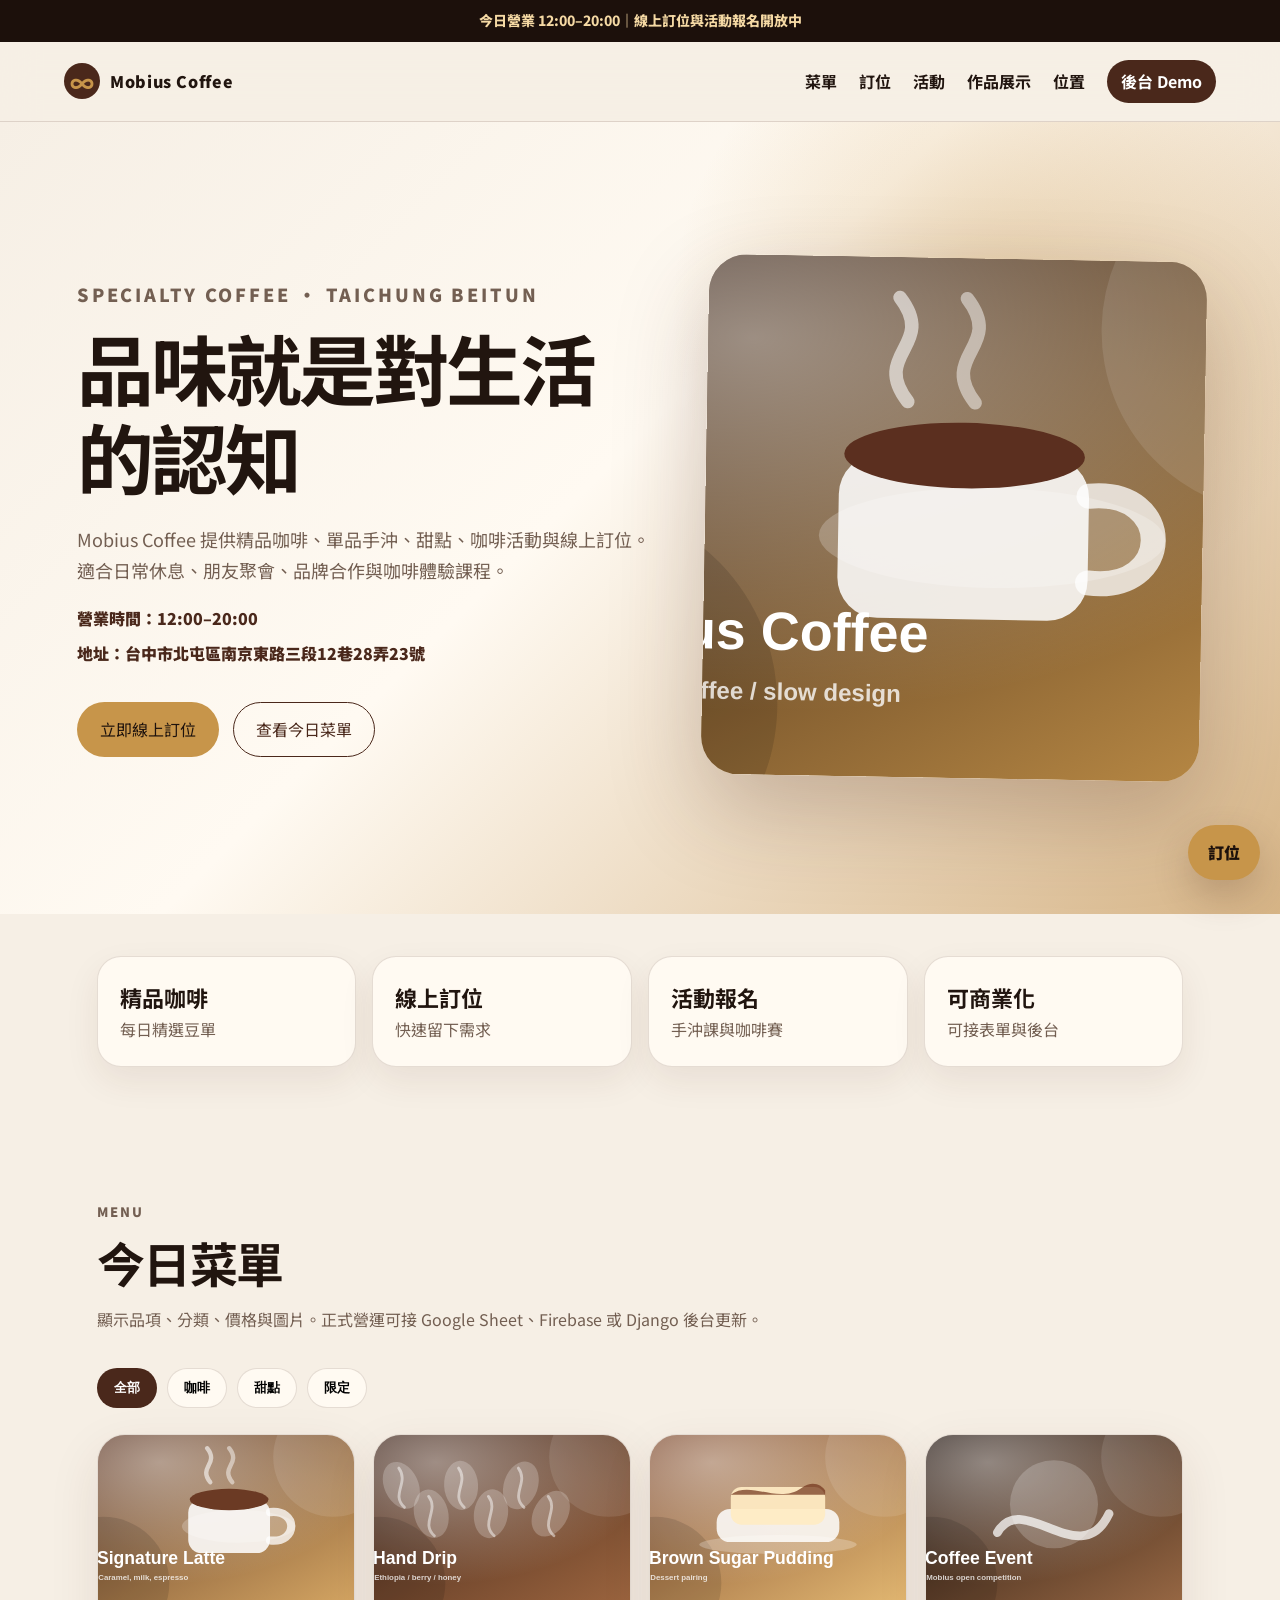
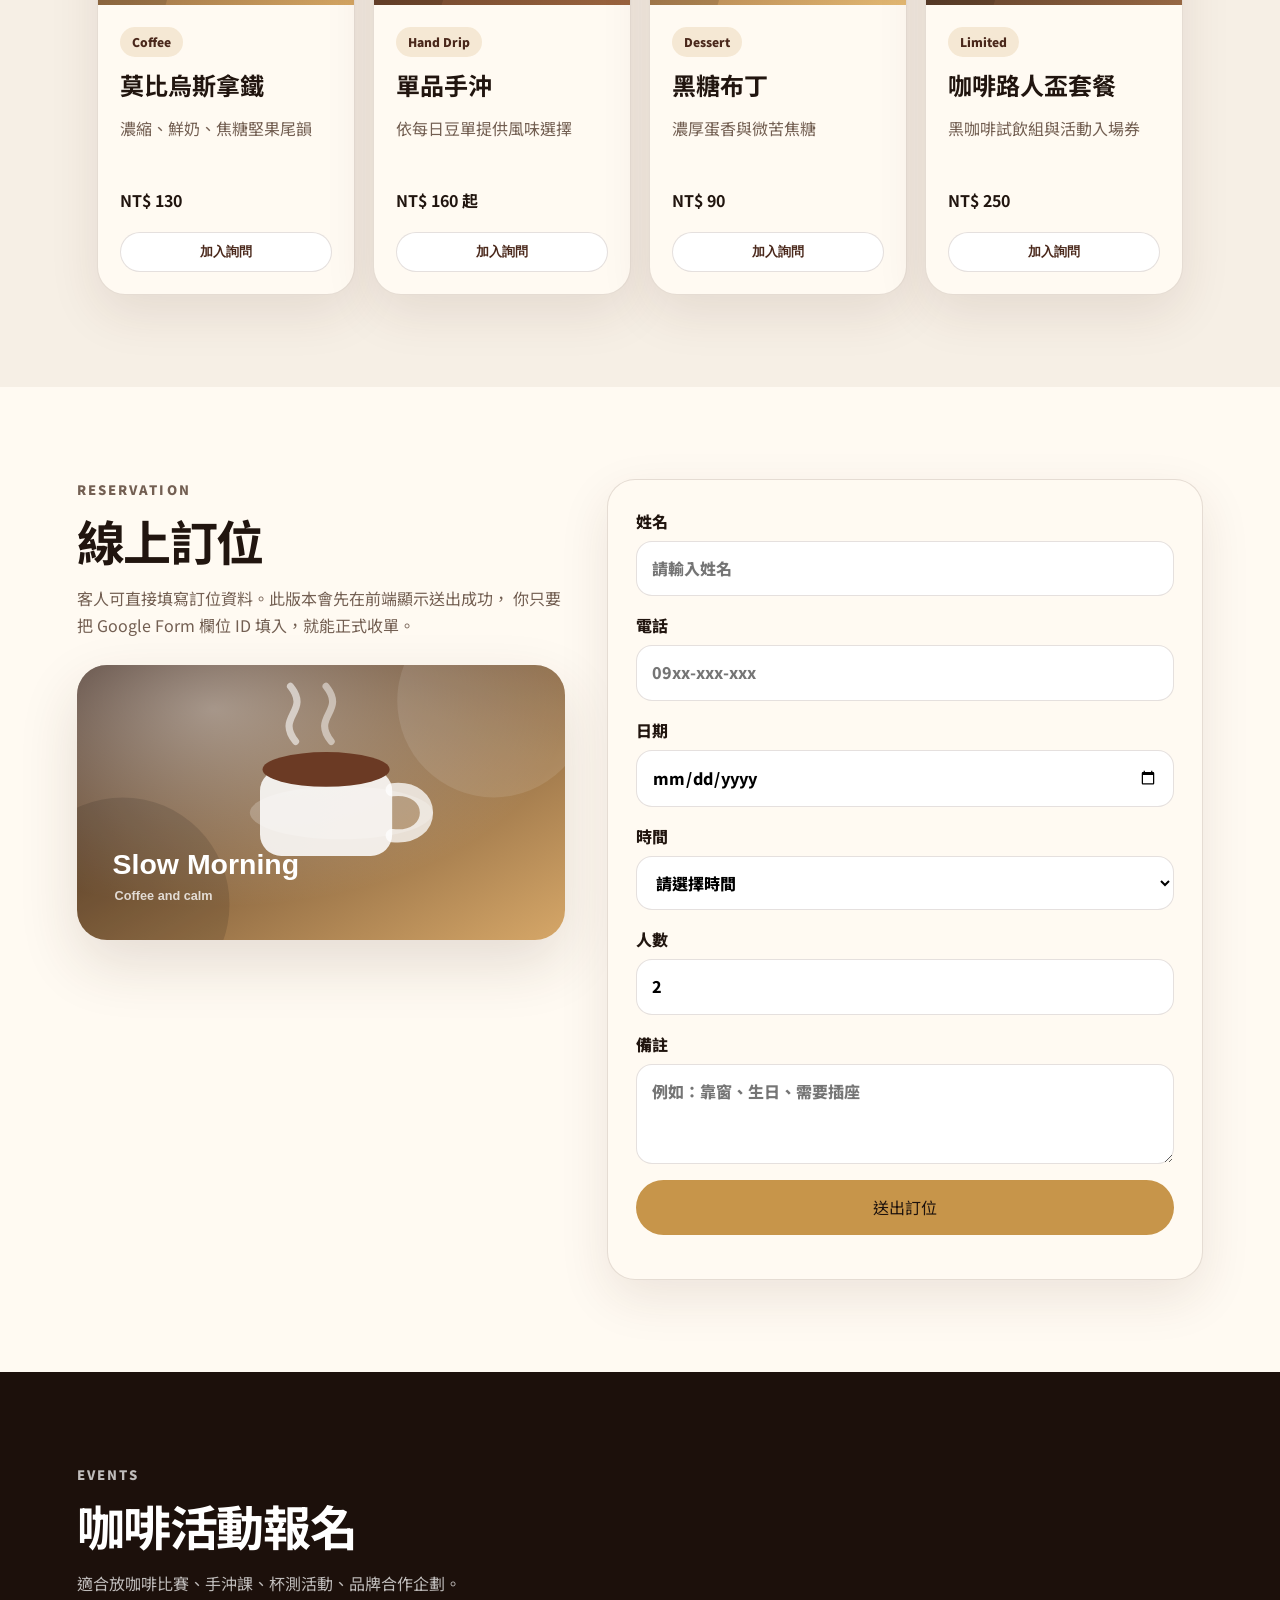
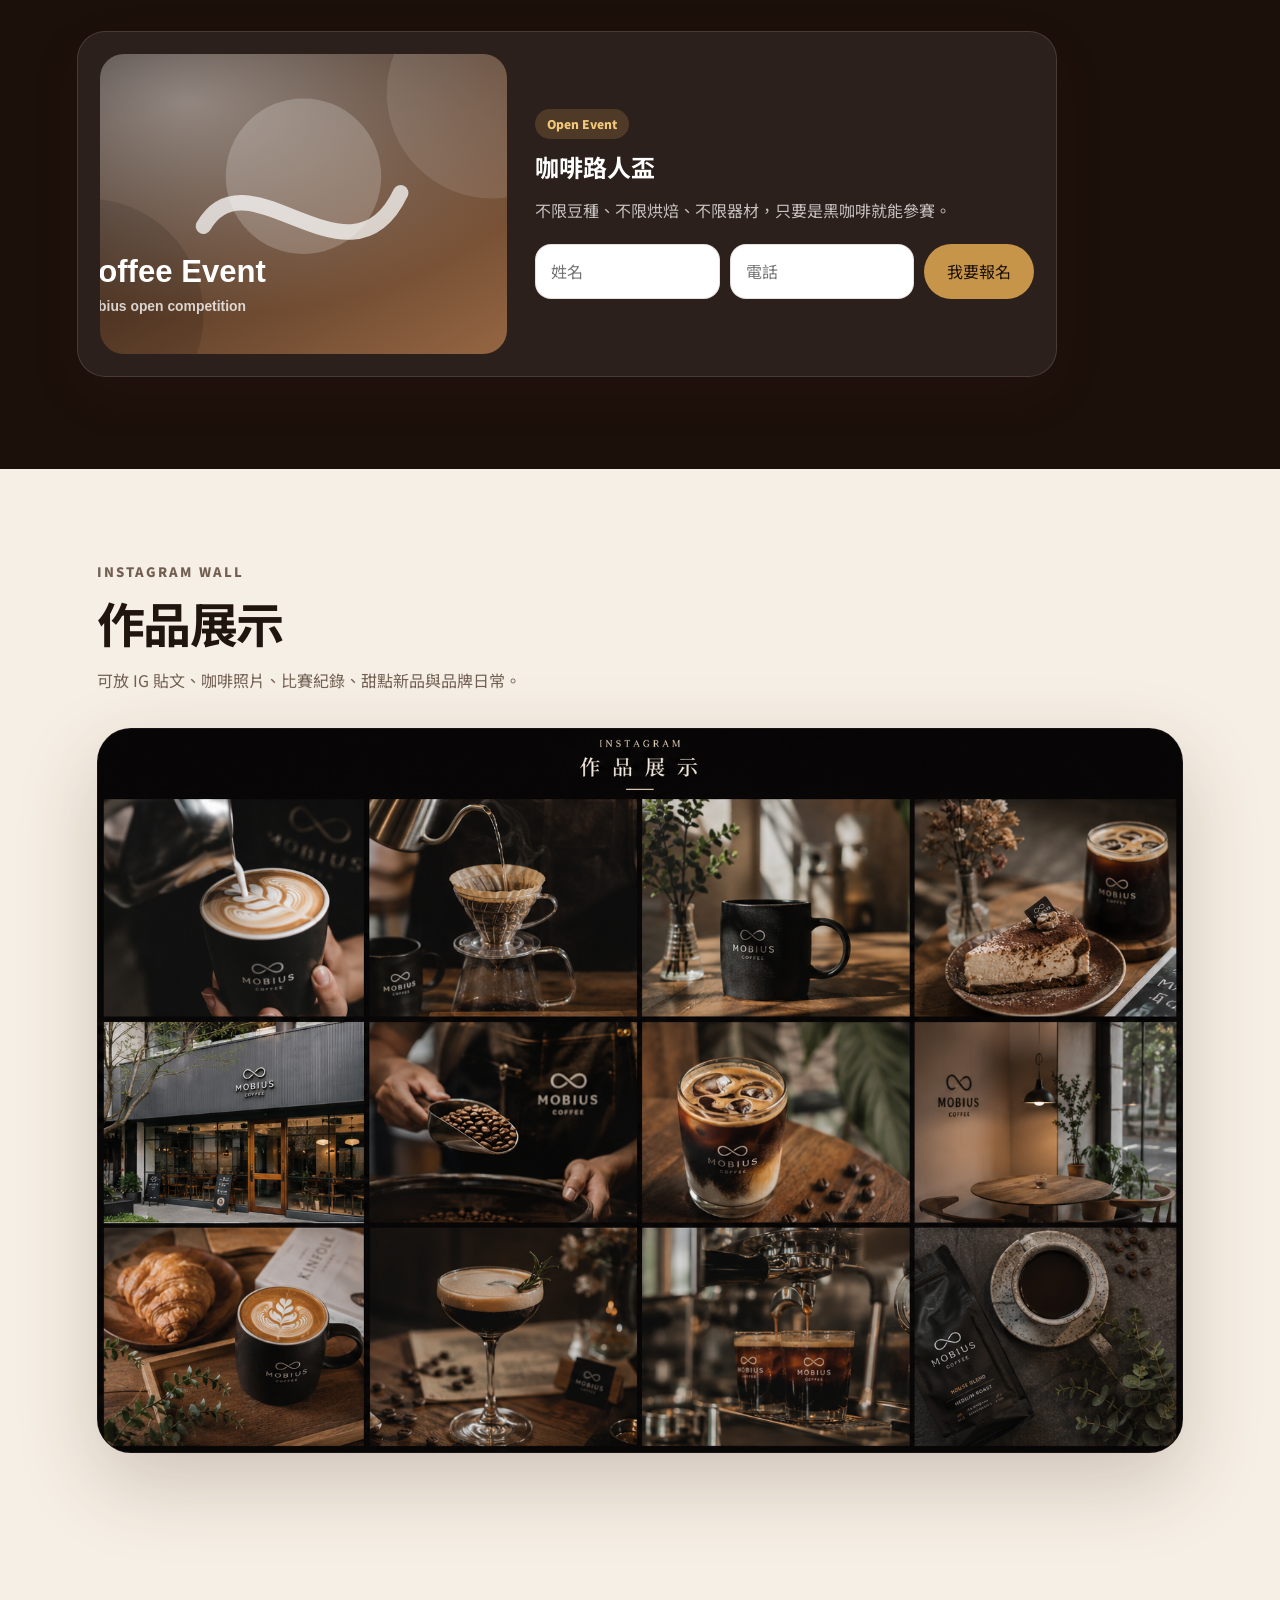
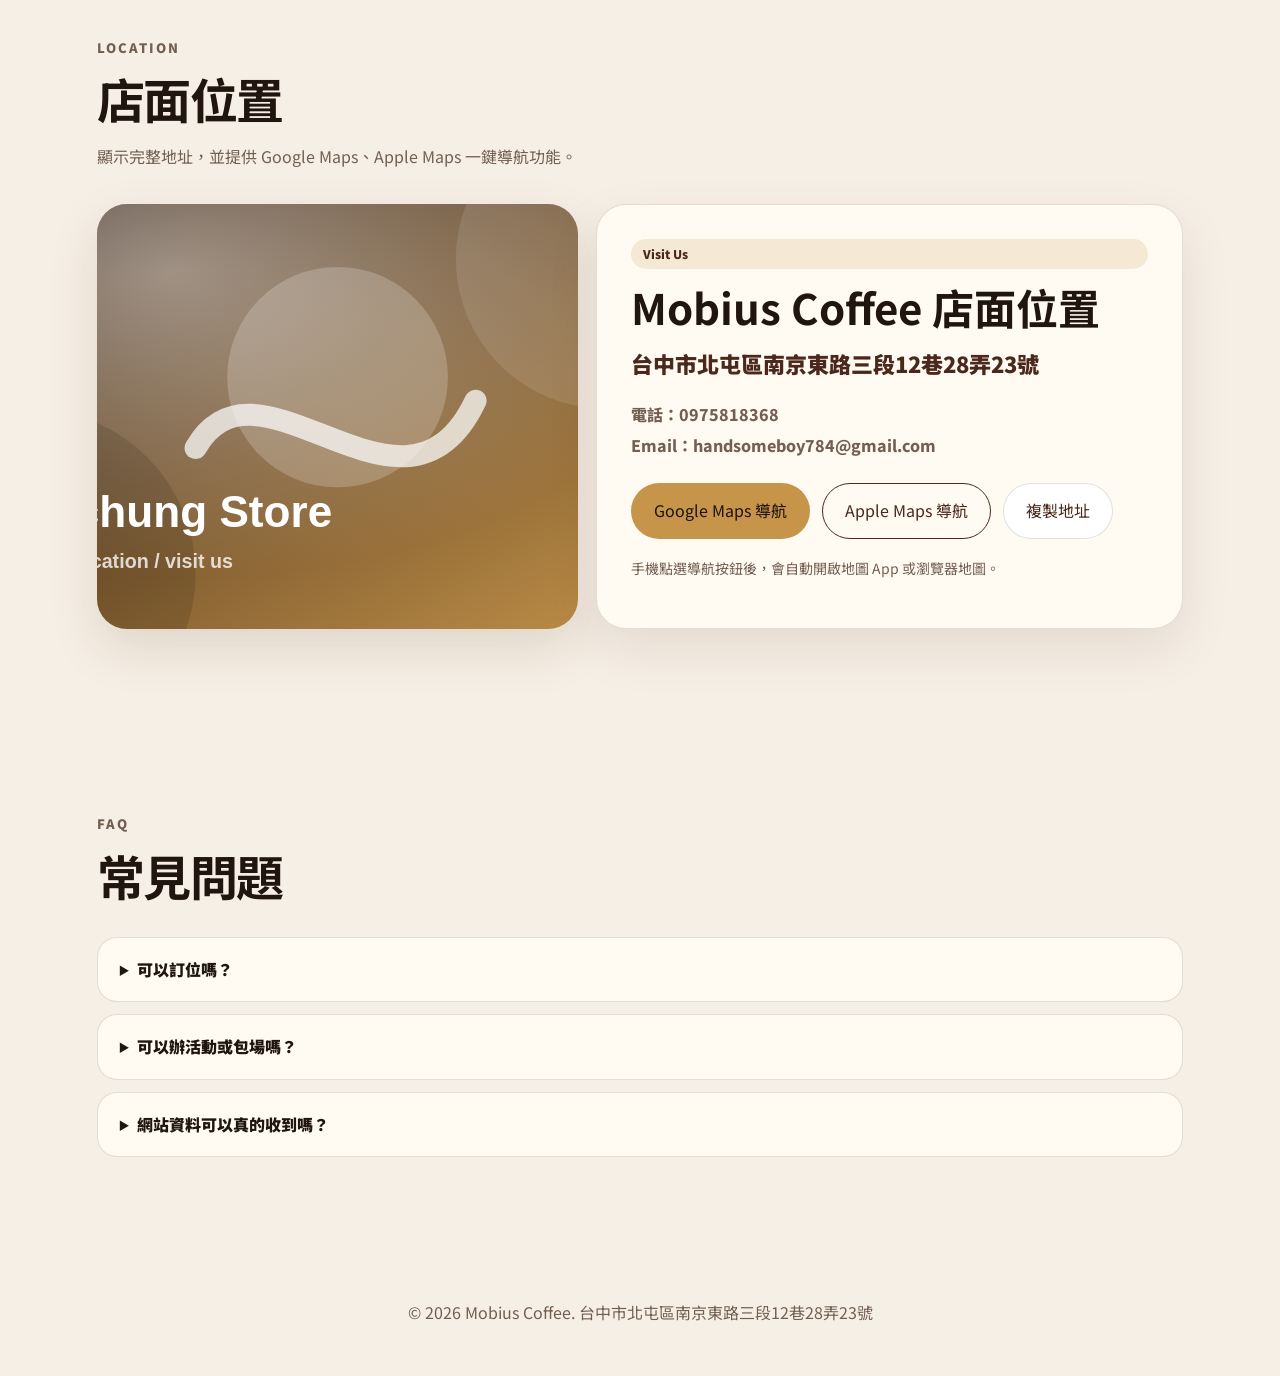
<file: index.html>
<!DOCTYPE html>
<html lang="zh-Hant">
<head>
  <meta charset="UTF-8" />
  <meta name="viewport" content="width=device-width, initial-scale=1.0" />

  <title>Mobius Coffee｜台中北屯精品咖啡、手沖、甜點、活動訂位</title>
  <meta name="description" content="Mobius Coffee 位於台中市北屯區，提供精品咖啡、手沖咖啡、甜點、咖啡活動報名與線上訂位服務。" />
  <meta name="keywords" content="Mobius Coffee, 台中咖啡, 北屯咖啡, 手沖咖啡, 咖啡活動, 咖啡路人盃" />

  <meta property="og:title" content="Mobius Coffee｜台中北屯精品咖啡" />
  <meta property="og:description" content="精品咖啡、手沖、甜點、活動報名與線上訂位。" />
  <meta property="og:image" content="assets/hero-coffee.svg" />
  <meta property="og:type" content="website" />

  <link rel="stylesheet" href="style.css" />
</head>

<body>
  <div class="announcement">
    今日營業 12:00–20:00｜線上訂位與活動報名開放中
  </div>

  <header class="topbar">
    <a class="brand" href="#home">
      <span class="brand-mark">∞</span>
      <span>Mobius Coffee</span>
    </a>

    <button class="nav-toggle" id="navToggle" aria-label="開啟選單">☰</button>

    <nav class="nav" id="nav">
      <a href="#menu">菜單</a>
      <a href="#reserve">訂位</a>
      <a href="#events">活動</a>
      <a href="#instagram">作品展示</a>
      <a href="#map">位置</a>
      <a class="admin-link" href="admin.html">後台 Demo</a>
    </nav>
  </header>

  <main>
    <section class="hero" id="home">
      <div class="hero-copy">
        <p class="eyebrow">Specialty Coffee · Taichung Beitun</p>
        <h1>品味就是對生活的認知</h1>
        <p>
          Mobius Coffee 提供精品咖啡、單品手沖、甜點、咖啡活動與線上訂位。
          適合日常休息、朋友聚會、品牌合作與咖啡體驗課程。
        </p>

        <div class="business-info">
          <span>營業時間：12:00–20:00</span>
          <span>地址：台中市北屯區南京東路三段12巷28弄23號</span>
        </div>

        <div class="hero-actions">
          <a class="btn primary" href="#reserve">立即線上訂位</a>
          <a class="btn secondary" href="#menu">查看今日菜單</a>
        </div>
      </div>

      <figure class="hero-visual">
        <img src="assets/hero-coffee.svg" alt="Mobius Coffee 咖啡主視覺" />
      </figure>
    </section>

    <section class="section trust-section">
      <div class="trust-grid">
        <article>
          <strong>精品咖啡</strong>
          <span>每日精選豆單</span>
        </article>
        <article>
          <strong>線上訂位</strong>
          <span>快速留下需求</span>
        </article>
        <article>
          <strong>活動報名</strong>
          <span>手沖課與咖啡賽</span>
        </article>
        <article>
          <strong>可商業化</strong>
          <span>可接表單與後台</span>
        </article>
      </div>
    </section>

    <section class="section" id="menu">
      <div class="section-head">
        <p class="eyebrow">Menu</p>
        <h2>今日菜單</h2>
        <p>顯示品項、分類、價格與圖片。正式營運可接 Google Sheet、Firebase 或 Django 後台更新。</p>
      </div>

      <div class="filters">
        <button class="filter active" data-filter="all">全部</button>
        <button class="filter" data-filter="coffee">咖啡</button>
        <button class="filter" data-filter="dessert">甜點</button>
        <button class="filter" data-filter="special">限定</button>
      </div>

      <div class="menu-grid" id="menuGrid">
        <article class="menu-item" data-category="coffee">
          <img src="assets/latte.svg" alt="莫比烏斯拿鐵" />
          <div class="menu-body">
            <span class="pill">Coffee</span>
            <h3>莫比烏斯拿鐵</h3>
            <p>濃縮、鮮奶、焦糖堅果尾韻</p>
            <strong>NT$ 130</strong>
            <button class="mini-btn" data-product="莫比烏斯拿鐵">加入詢問</button>
          </div>
        </article>

        <article class="menu-item" data-category="coffee">
          <img src="assets/handdrip.svg" alt="單品手沖" />
          <div class="menu-body">
            <span class="pill">Hand Drip</span>
            <h3>單品手沖</h3>
            <p>依每日豆單提供風味選擇</p>
            <strong>NT$ 160 起</strong>
            <button class="mini-btn" data-product="單品手沖">加入詢問</button>
          </div>
        </article>

        <article class="menu-item" data-category="dessert">
          <img src="assets/pudding.svg" alt="黑糖布丁" />
          <div class="menu-body">
            <span class="pill">Dessert</span>
            <h3>黑糖布丁</h3>
            <p>濃厚蛋香與微苦焦糖</p>
            <strong>NT$ 90</strong>
            <button class="mini-btn" data-product="黑糖布丁">加入詢問</button>
          </div>
        </article>

        <article class="menu-item" data-category="special">
          <img src="assets/event.svg" alt="咖啡路人盃套餐" />
          <div class="menu-body">
            <span class="pill">Limited</span>
            <h3>咖啡路人盃套餐</h3>
            <p>黑咖啡試飲組與活動入場券</p>
            <strong>NT$ 250</strong>
            <button class="mini-btn" data-product="咖啡路人盃套餐">加入詢問</button>
          </div>
        </article>
      </div>
    </section>

    <section class="split" id="reserve">
      <div>
        <p class="eyebrow">Reservation</p>
        <h2>線上訂位</h2>
        <p>
          客人可直接填寫訂位資料。此版本會先在前端顯示送出成功，
          你只要把 Google Form 欄位 ID 填入，就能正式收單。
        </p>
        <img class="side-image" src="assets/ig-5.svg" alt="咖啡館早晨圖片" />
      </div>

      <form class="form-card" id="reservationForm">
        <label>姓名<input name="name" type="text" placeholder="請輸入姓名" required /></label>
        <label>電話<input name="phone" type="tel" placeholder="09xx-xxx-xxx" required /></label>
        <label>日期<input name="date" type="date" required /></label>
        <label>時間
          <select name="time" required>
            <option value="">請選擇時間</option>
            <option>12:00</option>
            <option>13:00</option>
            <option>14:00</option>
            <option>15:00</option>
            <option>16:00</option>
            <option>17:00</option>
            <option>18:00</option>
            <option>19:00</option>
          </select>
        </label>
        <label>人數<input name="people" type="number" min="1" max="12" value="2" required /></label>
        <label>備註<textarea name="note" placeholder="例如：靠窗、生日、需要插座"></textarea></label>
        <button type="submit" class="btn primary">送出訂位</button>
        <p class="form-status" id="reservationStatus"></p>
      </form>
    </section>

    <section class="section dark" id="events">
      <div class="section-head">
        <p class="eyebrow">Events</p>
        <h2>咖啡活動報名</h2>
        <p>適合放咖啡比賽、手沖課、杯測活動、品牌合作企劃。</p>
      </div>

      <div class="event-card">
        <img src="assets/event.svg" alt="咖啡路人盃活動圖片" />
        <div>
          <span class="pill">Open Event</span>
          <h3>咖啡路人盃</h3>
          <p>不限豆種、不限烘焙、不限器材，只要是黑咖啡就能參賽。</p>
          <form class="inline-form" id="eventForm">
            <input name="eventName" type="text" placeholder="姓名" required />
            <input name="eventPhone" type="tel" placeholder="電話" required />
            <button class="btn primary" type="submit">我要報名</button>
          </form>
          <p class="form-status light" id="eventStatus"></p>
        </div>
      </div>
    </section>

    <section class="section" id="instagram">
      <div class="section-head">
        <p class="eyebrow">Instagram Wall</p>
        <h2>作品展示</h2>
        <p>可放 IG 貼文、咖啡照片、比賽紀錄、甜點新品與品牌日常。</p>
      </div>

      <div class="ig-showcase">
        <img src="assets/mobius-instagram-gallery.png" alt="Mobius Coffee Instagram 作品展示圖" />
      </div>
    </section>

    <section class="section map-section" id="map">
      <div class="section-head">
        <p class="eyebrow">Location</p>
        <h2>店面位置</h2>
        <p>顯示完整地址，並提供 Google Maps、Apple Maps 一鍵導航功能。</p>
      </div>

      <div class="map-card location-card">
        <img src="assets/map.svg" alt="Mobius Coffee 地圖與店面位置視覺" />
        <div class="location-info">
          <span class="pill">Visit Us</span>
          <h3>Mobius Coffee 店面位置</h3>
          <p class="address" id="storeAddress">台中市北屯區南京東路三段12巷28弄23號</p>

          <div class="contact-lines">
            <p>電話：<a href="tel:0975818368">0975818368</a></p>
            <p>Email：<a href="mailto:handsomeboy784@gmail.com">handsomeboy784@gmail.com</a></p>
          </div>

          <div class="map-actions">
            <a class="btn primary" href="https://www.google.com/maps/search/?api=1&query=台中市北屯區南京東路三段12巷28弄23號" target="_blank" rel="noopener">Google Maps 導航</a>
            <a class="btn secondary" href="https://maps.apple.com/?q=台中市北屯區南京東路三段12巷28弄23號" target="_blank" rel="noopener">Apple Maps 導航</a>
            <button class="btn copy-btn" type="button" data-copy="台中市北屯區南京東路三段12巷28弄23號">複製地址</button>
          </div>
          <p class="hint">手機點選導航按鈕後，會自動開啟地圖 App 或瀏覽器地圖。</p>
        </div>
      </div>
    </section>

    <section class="section faq-section">
      <div class="section-head">
        <p class="eyebrow">FAQ</p>
        <h2>常見問題</h2>
      </div>

      <div class="faq">
        <details>
          <summary>可以訂位嗎？</summary>
          <p>可以，請使用線上訂位表單留下姓名、電話、日期、時間與人數。</p>
        </details>
        <details>
          <summary>可以辦活動或包場嗎？</summary>
          <p>可以，可透過活動報名或 Email 聯繫，告訴我們人數、日期與活動需求。</p>
        </details>
        <details>
          <summary>網站資料可以真的收到嗎？</summary>
          <p>可以。將表單串接 Google Form、Firebase 或 Django 後台後，就能正式收資料。</p>
        </details>
      </div>
    </section>
  </main>

  <a class="floating-cta" href="#reserve">訂位</a>

  <footer class="footer">
    <p>© 2026 Mobius Coffee. 台中市北屯區南京東路三段12巷28弄23號</p>
  </footer>

  <script src="script.js"></script>
</body>
</html>
</file>
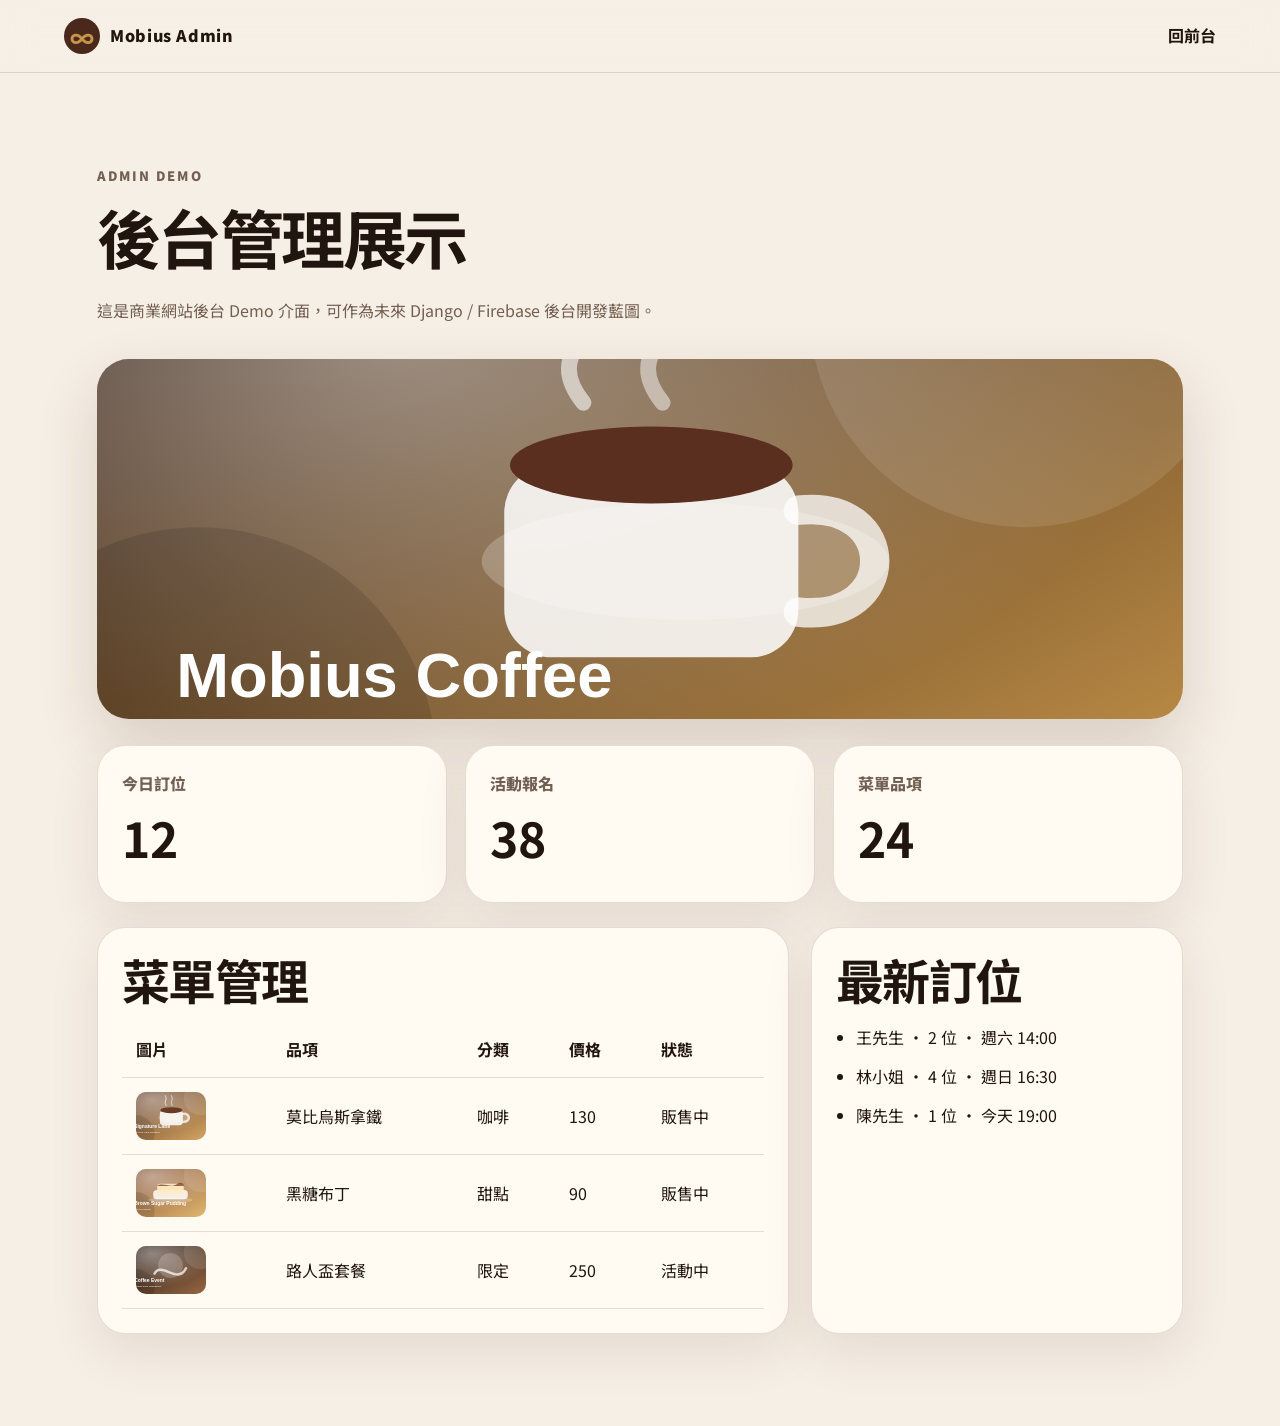
<file: admin.html>
<!DOCTYPE html>
<html lang="zh-Hant">
<head>
  <meta charset="UTF-8" />
  <meta name="viewport" content="width=device-width, initial-scale=1.0" />
  <title>Mobius Coffee｜後台 Demo</title>
  <link rel="stylesheet" href="style.css" />
</head>
<body>
  <header class="topbar">
    <a class="brand" href="index.html">
      <span class="brand-mark">∞</span>
      <span>Mobius Admin</span>
    </a>
    <nav class="nav visible">
      <a href="index.html">回前台</a>
    </nav>
  </header>

  <main class="admin-page">
    <section class="section">
      <div class="section-head">
        <p class="eyebrow">Admin Demo</p>
        <h1>後台管理展示</h1>
        <p>這是商業網站後台 Demo 介面，可作為未來 Django / Firebase 後台開發藍圖。</p>
      </div>

      <img class="admin-hero-image" src="assets/hero-coffee.svg" alt="後台主視覺" />

      <div class="dashboard">
        <article class="stat">
          <span>今日訂位</span>
          <strong id="todayReservations">12</strong>
        </article>
        <article class="stat">
          <span>活動報名</span>
          <strong>38</strong>
        </article>
        <article class="stat">
          <span>菜單品項</span>
          <strong>24</strong>
        </article>
      </div>

      <div class="admin-grid">
        <section class="panel">
          <h2>菜單管理</h2>
          <table>
            <tr><th>圖片</th><th>品項</th><th>分類</th><th>價格</th><th>狀態</th></tr>
            <tr><td><img class="thumb" src="assets/latte.svg" alt=""></td><td>莫比烏斯拿鐵</td><td>咖啡</td><td>130</td><td>販售中</td></tr>
            <tr><td><img class="thumb" src="assets/pudding.svg" alt=""></td><td>黑糖布丁</td><td>甜點</td><td>90</td><td>販售中</td></tr>
            <tr><td><img class="thumb" src="assets/event.svg" alt=""></td><td>路人盃套餐</td><td>限定</td><td>250</td><td>活動中</td></tr>
          </table>
        </section>

        <section class="panel">
          <h2>最新訂位</h2>
          <ul class="admin-list">
            <li>王先生 · 2 位 · 週六 14:00</li>
            <li>林小姐 · 4 位 · 週日 16:30</li>
            <li>陳先生 · 1 位 · 今天 19:00</li>
          </ul>
        </section>
      </div>
    </section>
  </main>
</body>
</html>
</file>
<file: style.css>
@import url('https://fonts.googleapis.com/css2?family=Noto+Sans+TC:wght@400;600;800;900&display=swap');

:root {
  --bg: #f6efe5;
  --surface: #fffaf2;
  --ink: #21150f;
  --muted: #735f52;
  --coffee: #4a281b;
  --coffee-2: #1c100b;
  --gold: #c7954a;
  --line: rgba(74, 40, 27, 0.14);
  --success: #2f7d4f;
}

* { box-sizing: border-box; }
html { scroll-behavior: smooth; }

body {
  margin: 0;
  font-family: "Noto Sans TC", system-ui, sans-serif;
  background: var(--bg);
  color: var(--ink);
  line-height: 1.7;
}

img { display: block; max-width: 100%; }
a { color: inherit; text-decoration: none; }

.announcement {
  background: var(--coffee-2);
  color: #f5d9a4;
  text-align: center;
  padding: 9px 16px;
  font-weight: 800;
  font-size: 14px;
}

.topbar {
  position: sticky;
  top: 0;
  z-index: 20;
  display: flex;
  align-items: center;
  justify-content: space-between;
  padding: 18px clamp(20px, 5vw, 64px);
  background: rgba(246, 239, 229, 0.88);
  backdrop-filter: blur(18px);
  border-bottom: 1px solid var(--line);
}

.brand {
  display: flex;
  align-items: center;
  gap: 10px;
  font-weight: 900;
  letter-spacing: 0.04em;
}

.brand-mark {
  display: grid;
  place-items: center;
  width: 36px;
  height: 36px;
  border-radius: 50%;
  background: var(--coffee);
  color: var(--gold);
  font-size: 24px;
}

.nav {
  display: flex;
  align-items: center;
  gap: 22px;
  font-weight: 700;
}

.admin-link {
  padding: 8px 14px;
  border-radius: 999px;
  background: var(--coffee);
  color: white;
}

.nav-toggle {
  display: none;
  border: 0;
  background: transparent;
  font-size: 26px;
}

.hero {
  min-height: 88vh;
  padding: 80px clamp(22px, 6vw, 88px);
  display: grid;
  grid-template-columns: 1.08fr .92fr;
  gap: 44px;
  align-items: center;
  background:
    radial-gradient(circle at 78% 24%, rgba(199, 149, 74, 0.35), transparent 28%),
    linear-gradient(135deg, #f6efe5 0%, #fffaf2 46%, #d6b486 100%);
}

.hero-copy { max-width: 820px; }

.eyebrow {
  margin: 0 0 12px;
  color: var(--gold);
  font-weight: 900;
  letter-spacing: 0.16em;
  text-transform: uppercase;
  font-size: 13px;
}

h1, h2, h3 { line-height: 1.16; }

h1 {
  margin: 0 0 24px;
  font-size: clamp(42px, 6vw, 82px);
  letter-spacing: -0.04em;
}

h2 {
  margin: 0 0 14px;
  font-size: clamp(30px, 4vw, 48px);
  letter-spacing: -0.03em;
}

h3 {
  margin: 0 0 12px;
  font-size: 24px;
}

.hero-copy p {
  max-width: 680px;
  color: var(--muted);
  font-size: 18px;
}

.business-info {
  display: grid;
  gap: 8px;
  margin-top: 20px;
  color: var(--coffee);
  font-weight: 900;
}

.hero-actions {
  display: flex;
  gap: 14px;
  flex-wrap: wrap;
  margin-top: 34px;
}

.btn {
  display: inline-flex;
  align-items: center;
  justify-content: center;
  border: 1px solid transparent;
  padding: 13px 22px;
  border-radius: 999px;
  font-weight: 900;
  cursor: pointer;
  font: inherit;
}

.primary { background: var(--gold); color: #1d120d; }
.secondary { border-color: var(--coffee); color: var(--coffee); background: transparent; }

.hero-visual {
  margin: 0;
  border-radius: 38px;
  overflow: hidden;
  box-shadow: 0 34px 90px rgba(74, 40, 27, .25);
  transform: rotate(1deg);
}

.hero-visual img {
  width: 100%;
  height: min(58vw, 520px);
  object-fit: cover;
}

.section {
  padding: 92px clamp(22px, 6vw, 88px);
  max-width: 1240px;
  margin: auto;
}

.section-head {
  max-width: 760px;
  margin-bottom: 34px;
}

.section-head p { color: var(--muted); }

.trust-section { padding-top: 42px; padding-bottom: 42px; }

.trust-grid {
  display: grid;
  grid-template-columns: repeat(4, 1fr);
  gap: 16px;
}

.trust-grid article {
  background: var(--surface);
  border: 1px solid var(--line);
  border-radius: 24px;
  padding: 22px;
  box-shadow: 0 14px 34px rgba(74, 40, 27, .08);
}

.trust-grid strong {
  display: block;
  font-size: 22px;
}

.trust-grid span {
  color: var(--muted);
}

.filters {
  display: flex;
  flex-wrap: wrap;
  gap: 10px;
  margin-bottom: 26px;
}

.filter {
  border: 1px solid var(--line);
  background: var(--surface);
  padding: 10px 16px;
  border-radius: 999px;
  font-weight: 800;
  cursor: pointer;
}

.filter.active {
  background: var(--coffee);
  color: white;
}

.menu-grid {
  display: grid;
  grid-template-columns: repeat(4, 1fr);
  gap: 18px;
}

.menu-item, .form-card, .event-card, .panel, .stat {
  background: var(--surface);
  border: 1px solid var(--line);
  box-shadow: 0 18px 50px rgba(74, 40, 27, 0.10);
  border-radius: 28px;
}

.menu-item {
  overflow: hidden;
}

.menu-item > img {
  width: 100%;
  height: 170px;
  object-fit: cover;
}

.menu-body { padding: 22px; }

.menu-item p {
  min-height: 56px;
  color: var(--muted);
}

.pill {
  display: inline-flex;
  margin-bottom: 14px;
  padding: 5px 12px;
  border-radius: 999px;
  background: rgba(199, 149, 74, 0.18);
  color: var(--coffee);
  font-size: 12px;
  font-weight: 900;
}

.mini-btn {
  width: 100%;
  margin-top: 18px;
  border: 1px solid var(--line);
  background: #fff;
  color: var(--coffee);
  border-radius: 999px;
  padding: 10px 12px;
  font-weight: 900;
  cursor: pointer;
}

.split {
  padding: 92px clamp(22px, 6vw, 88px);
  display: grid;
  grid-template-columns: 0.9fr 1.1fr;
  gap: 42px;
  align-items: start;
  background: var(--surface);
}

.split p { color: var(--muted); }

.side-image {
  margin-top: 26px;
  border-radius: 30px;
  box-shadow: 0 24px 60px rgba(74, 40, 27, .14);
}

.form-card {
  display: grid;
  gap: 16px;
  padding: 28px;
}

label {
  display: grid;
  gap: 6px;
  font-weight: 800;
}

input, select, textarea {
  width: 100%;
  border: 1px solid var(--line);
  border-radius: 16px;
  padding: 13px 15px;
  font: inherit;
  background: #fff;
}

textarea {
  min-height: 100px;
  resize: vertical;
}

.form-status {
  margin: 0;
  color: var(--success);
  font-weight: 900;
}

.form-status.light {
  color: #f5d9a4;
}

.dark {
  max-width: none;
  background: var(--coffee-2);
  color: white;
}

.dark .section-head p,
.dark .event-card p {
  color: rgba(255,255,255,0.72);
}

.event-card {
  max-width: 980px;
  padding: 22px;
  display: grid;
  grid-template-columns: .9fr 1.1fr;
  gap: 28px;
  align-items: center;
  background: rgba(255,255,255,0.07);
  border-color: rgba(255,255,255,0.12);
}

.event-card img {
  border-radius: 24px;
  height: 300px;
  width: 100%;
  object-fit: cover;
}

.event-card .pill {
  background: rgba(199, 149, 74, 0.22);
  color: #f3c77b;
}

.inline-form {
  display: grid;
  grid-template-columns: 1fr 1fr auto;
  gap: 10px;
  margin-top: 20px;
}

.ig-showcase {
  border-radius: 34px;
  overflow: hidden;
  box-shadow: 0 30px 80px rgba(74, 40, 27, .22);
  border: 1px solid rgba(74, 40, 27, .12);
  background: #111;
}

.ig-showcase img {
  width: 100%;
  display: block;
  object-fit: cover;
}

.map-card {
  display: grid;
  grid-template-columns: .9fr 1.1fr;
  gap: 18px;
  align-items: stretch;
}

.map-card img {
  border-radius: 30px;
  height: 100%;
  object-fit: cover;
  box-shadow: 0 20px 50px rgba(74, 40, 27, .13);
}

.location-info {
  min-height: 340px;
  border-radius: 30px;
  background: var(--surface);
  border: 1px solid var(--line);
  padding: 34px;
  display: flex;
  flex-direction: column;
  justify-content: center;
  box-shadow: 0 20px 50px rgba(74, 40, 27, .10);
}

.location-info h3 {
  font-size: clamp(28px, 4vw, 42px);
  margin-bottom: 14px;
}

.address {
  font-size: 22px;
  font-weight: 900;
  color: var(--coffee);
  line-height: 1.6;
  margin: 0 0 16px;
}

.contact-lines {
  margin-bottom: 20px;
  color: var(--muted);
  font-weight: 800;
}

.contact-lines p {
  margin: 4px 0;
}

.map-actions {
  display: flex;
  flex-wrap: wrap;
  gap: 12px;
}

.copy-btn {
  background: #fff;
  border-color: var(--line);
  color: var(--coffee);
}

.hint {
  color: var(--muted);
  margin-top: 18px;
  font-size: 14px;
}

.faq {
  display: grid;
  gap: 12px;
}

details {
  background: var(--surface);
  border: 1px solid var(--line);
  border-radius: 20px;
  padding: 18px 22px;
}

summary {
  cursor: pointer;
  font-weight: 900;
}

details p {
  color: var(--muted);
}

.floating-cta {
  position: fixed;
  right: 20px;
  bottom: 20px;
  z-index: 30;
  background: var(--gold);
  color: var(--coffee-2);
  font-weight: 900;
  padding: 14px 20px;
  border-radius: 999px;
  box-shadow: 0 16px 36px rgba(74, 40, 27, .22);
}

.footer {
  padding: 34px 20px;
  text-align: center;
  color: var(--muted);
}

.admin-page h1 { font-size: clamp(36px, 5vw, 64px); }

.admin-hero-image {
  width: 100%;
  max-height: 360px;
  object-fit: cover;
  border-radius: 32px;
  margin-bottom: 26px;
  box-shadow: 0 24px 60px rgba(74, 40, 27, .16);
}

.dashboard {
  display: grid;
  grid-template-columns: repeat(3, 1fr);
  gap: 18px;
  margin-bottom: 24px;
}

.stat { padding: 24px; }

.stat span {
  color: var(--muted);
  font-weight: 800;
}

.stat strong {
  display: block;
  font-size: 48px;
}

.admin-grid {
  display: grid;
  grid-template-columns: 1.3fr 0.7fr;
  gap: 22px;
}

.panel {
  padding: 24px;
  overflow: auto;
}

table {
  width: 100%;
  border-collapse: collapse;
}

th, td {
  padding: 14px;
  border-bottom: 1px solid var(--line);
  text-align: left;
  vertical-align: middle;
}

.thumb {
  width: 70px;
  height: 48px;
  object-fit: cover;
  border-radius: 10px;
}

.admin-list { padding-left: 20px; }
.admin-list li { margin-bottom: 12px; }

@media (max-width: 900px) {
  .nav-toggle { display: block; }

  .nav {
    display: none;
    position: absolute;
    top: 72px;
    left: 18px;
    right: 18px;
    padding: 18px;
    background: var(--surface);
    border: 1px solid var(--line);
    border-radius: 22px;
    box-shadow: 0 20px 45px rgba(74, 40, 27, 0.12);
    flex-direction: column;
    align-items: stretch;
  }

  .nav.open, .nav.visible { display: flex; }

  .hero, .split, .admin-grid, .event-card, .map-card {
    grid-template-columns: 1fr;
  }

  .menu-grid {
    grid-template-columns: repeat(2, 1fr);
  }

  .trust-grid, .dashboard {
    grid-template-columns: repeat(2, 1fr);
  }

  .inline-form {
    grid-template-columns: 1fr;
  }

  .hero-visual {
    transform: none;
  }
}

@media (max-width: 560px) {
  .menu-grid, .trust-grid, .dashboard {
    grid-template-columns: 1fr;
  }

  h1 {
    font-size: 42px;
  }
}
</file>
